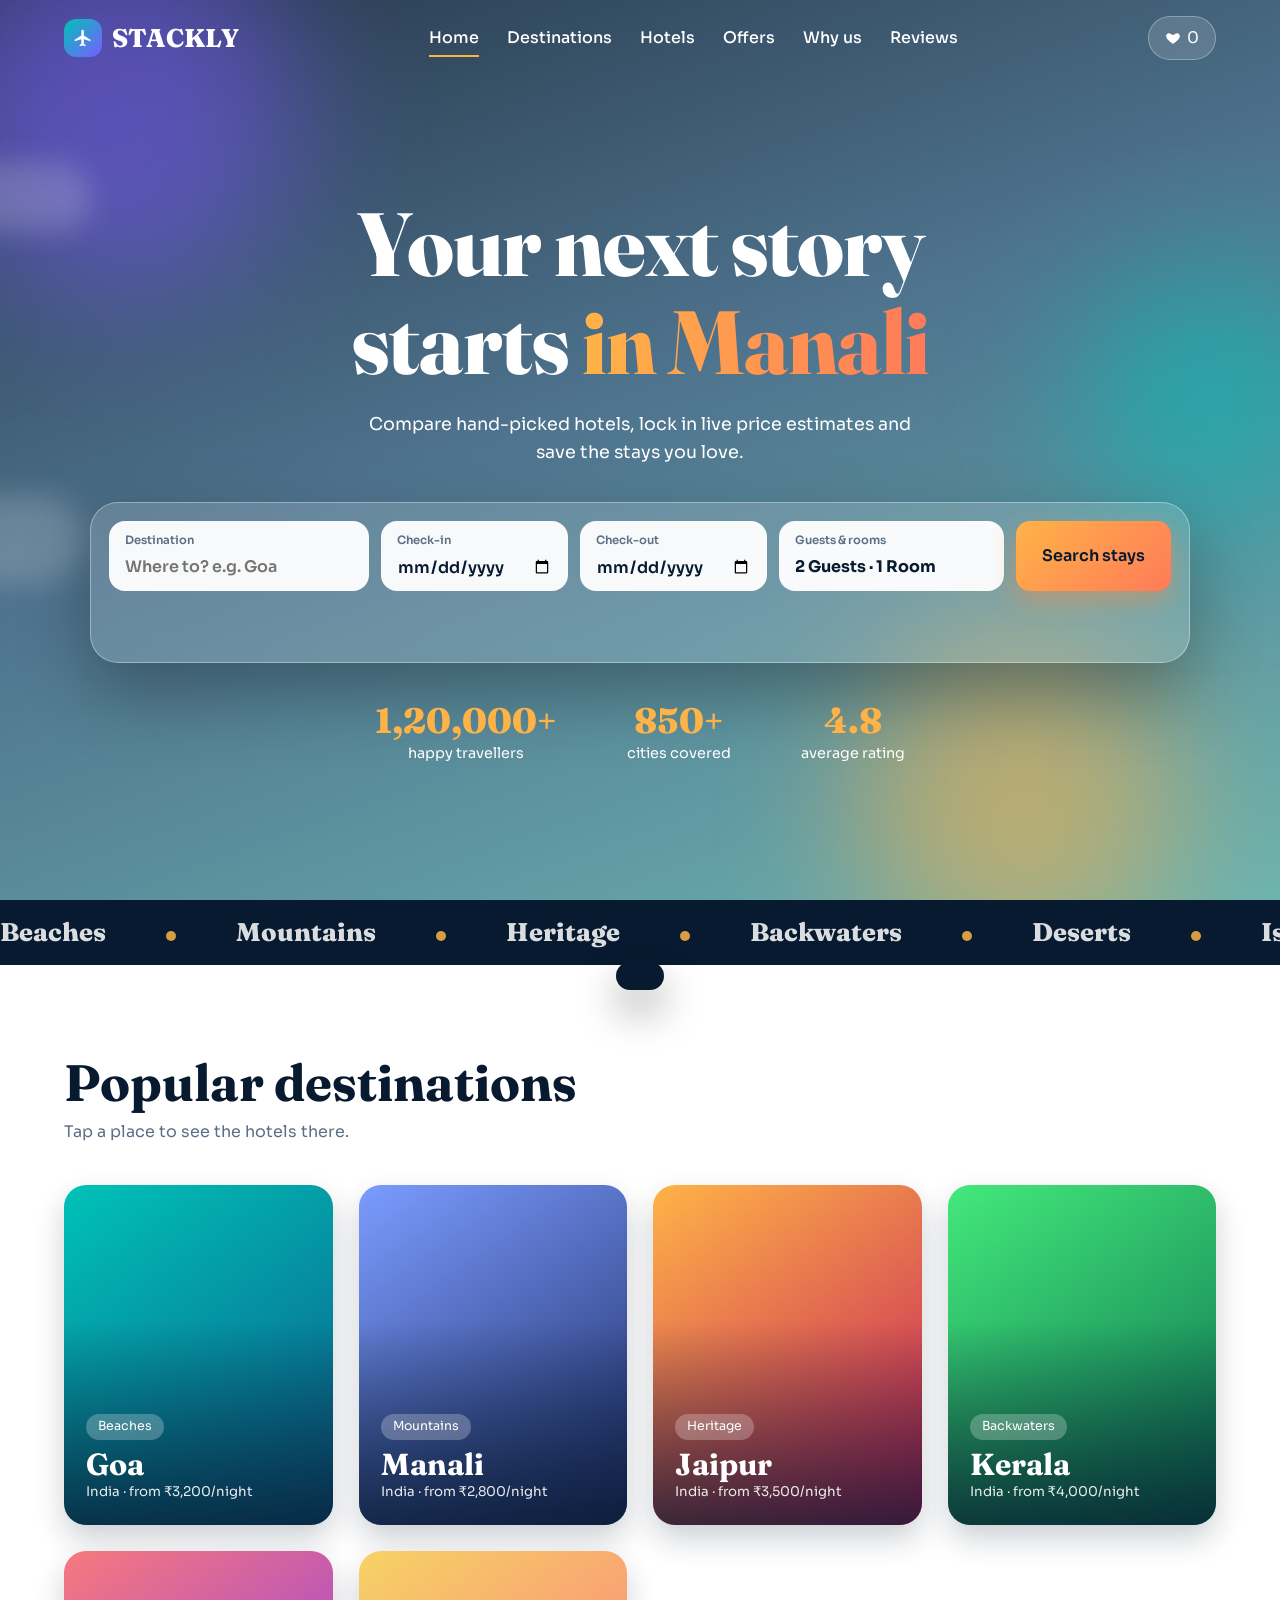
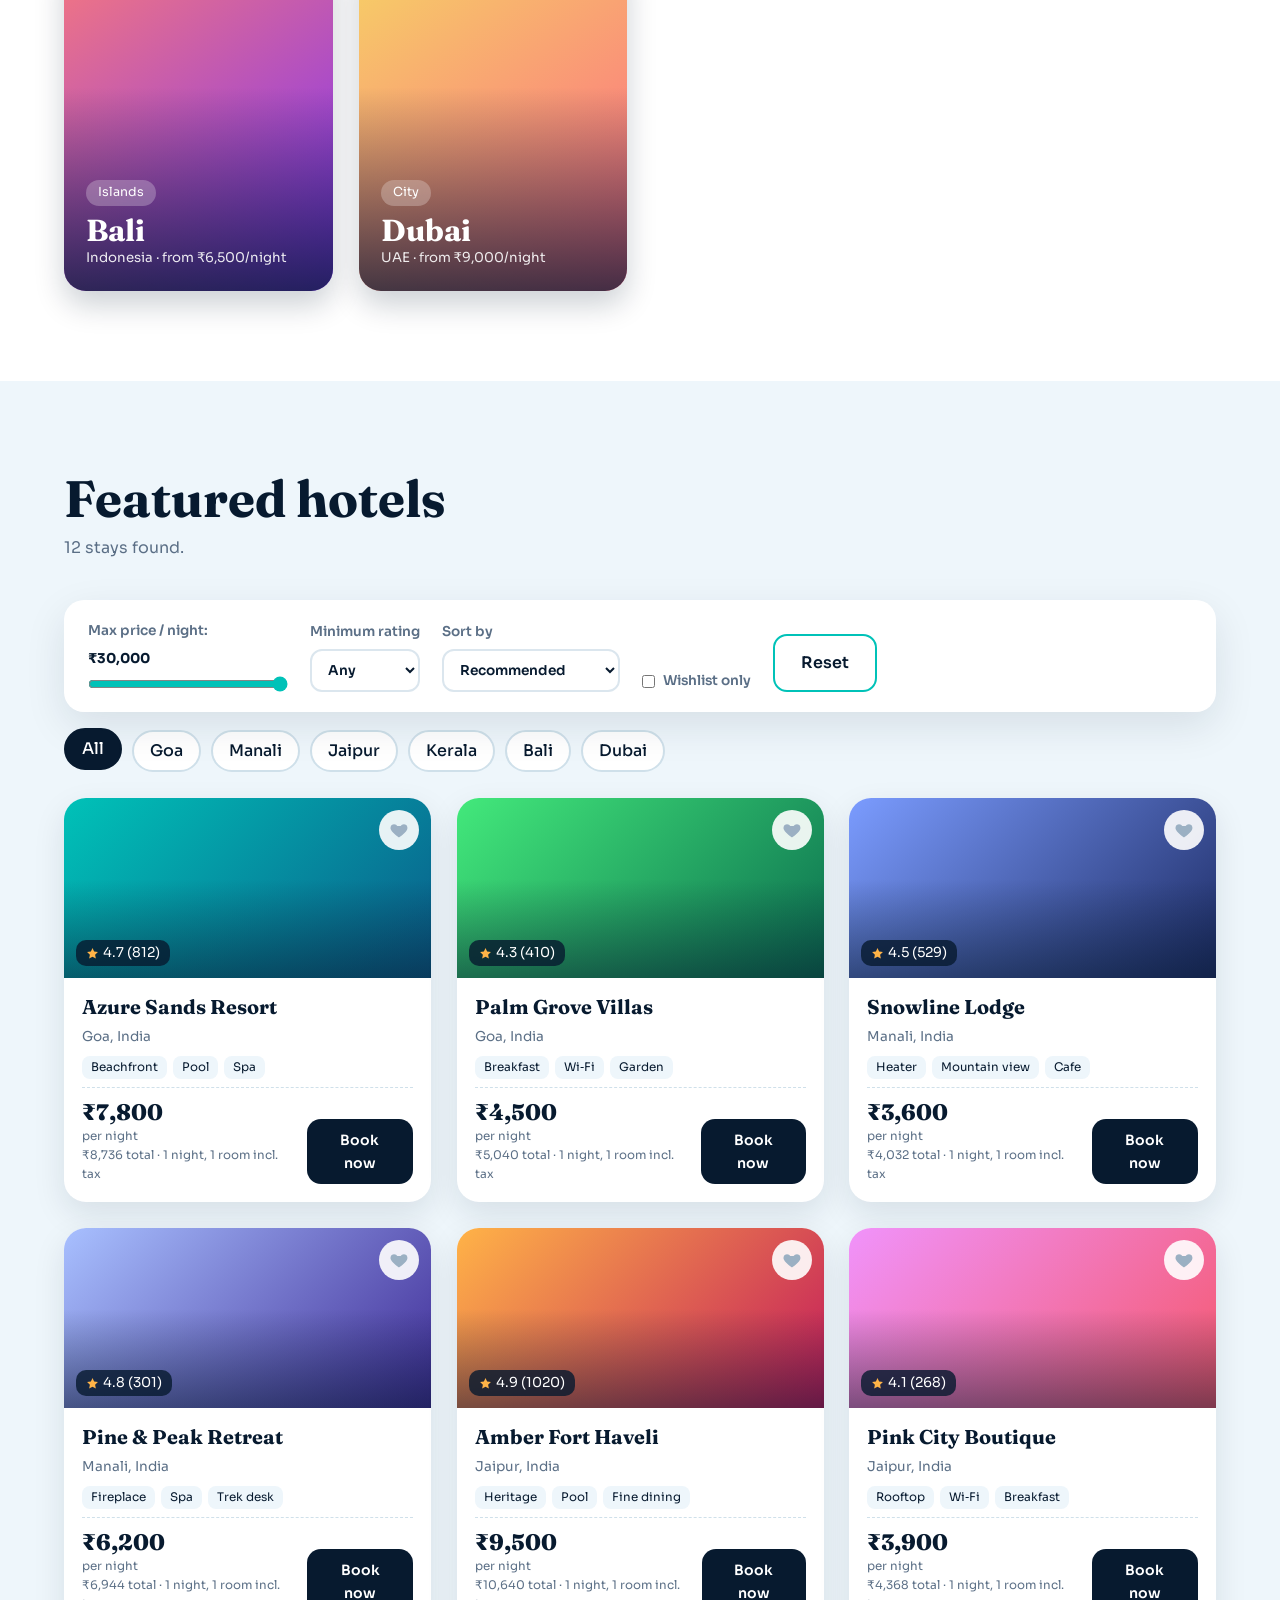
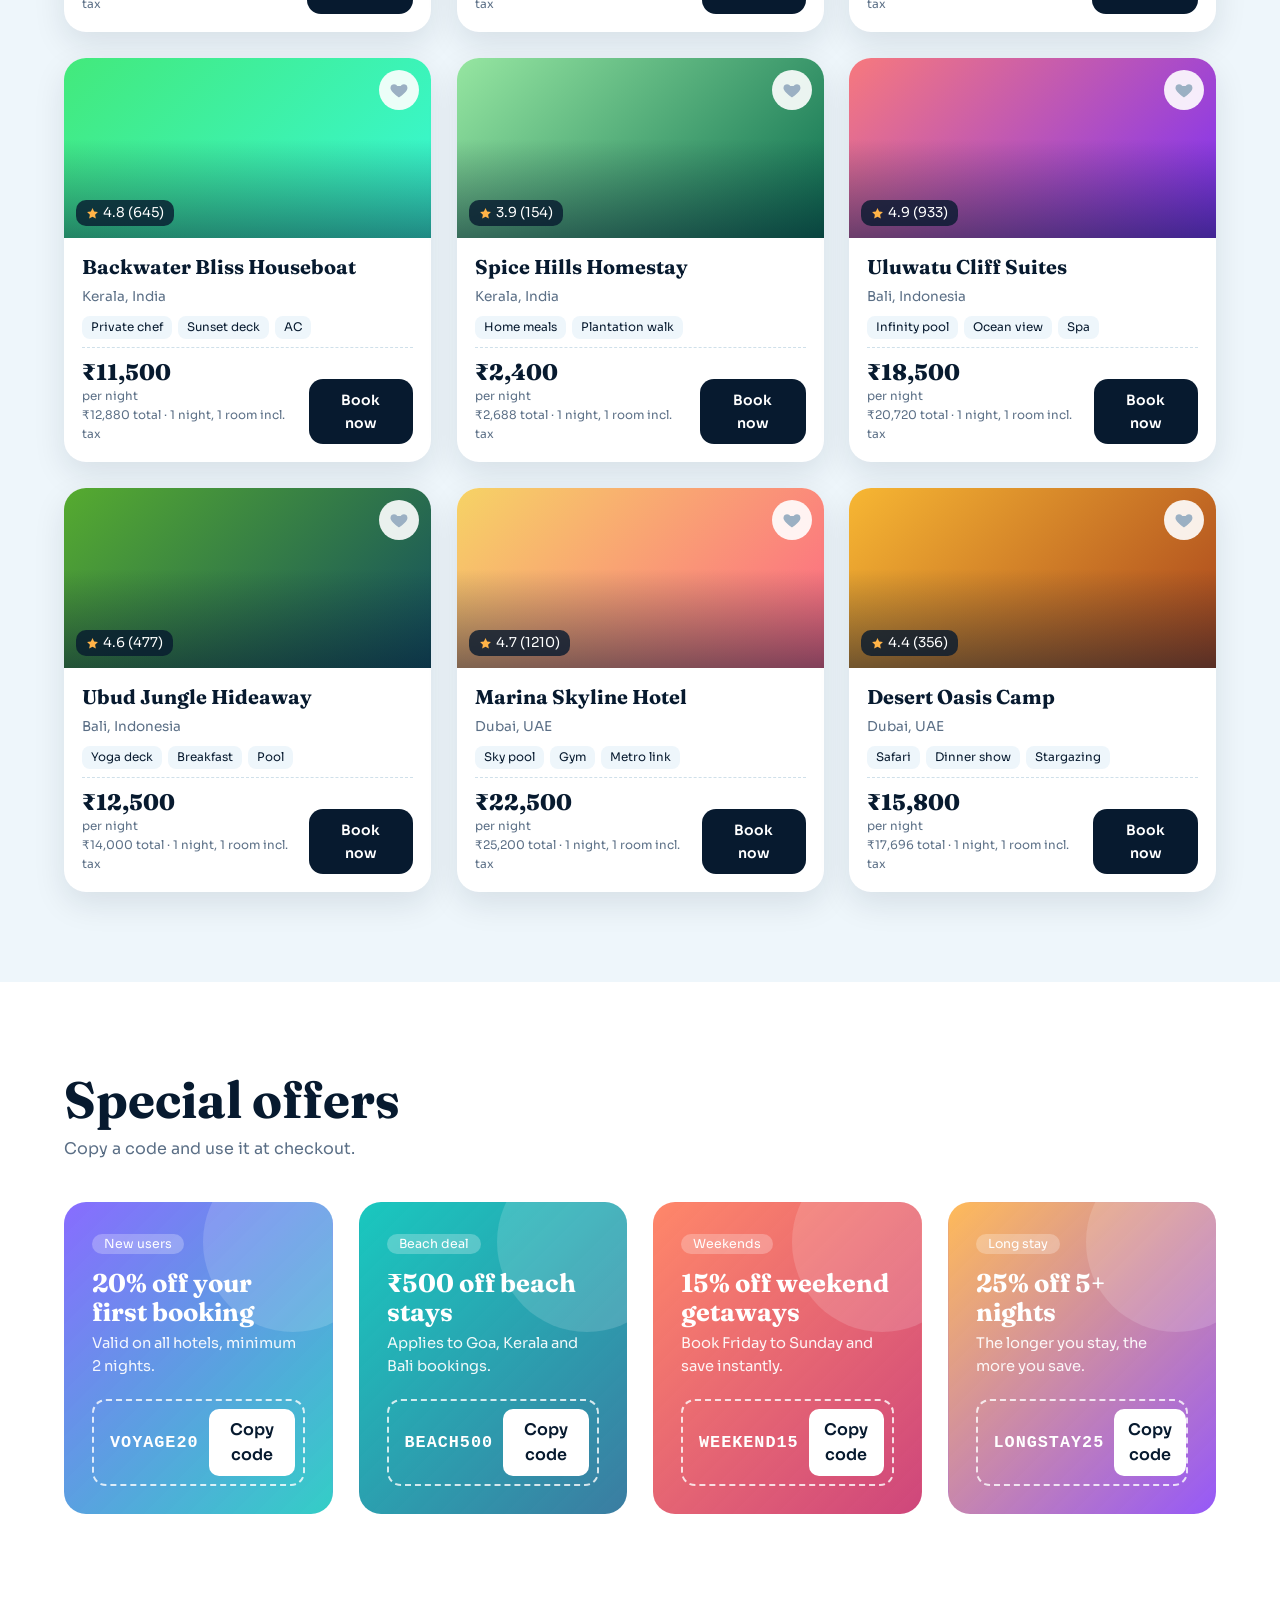
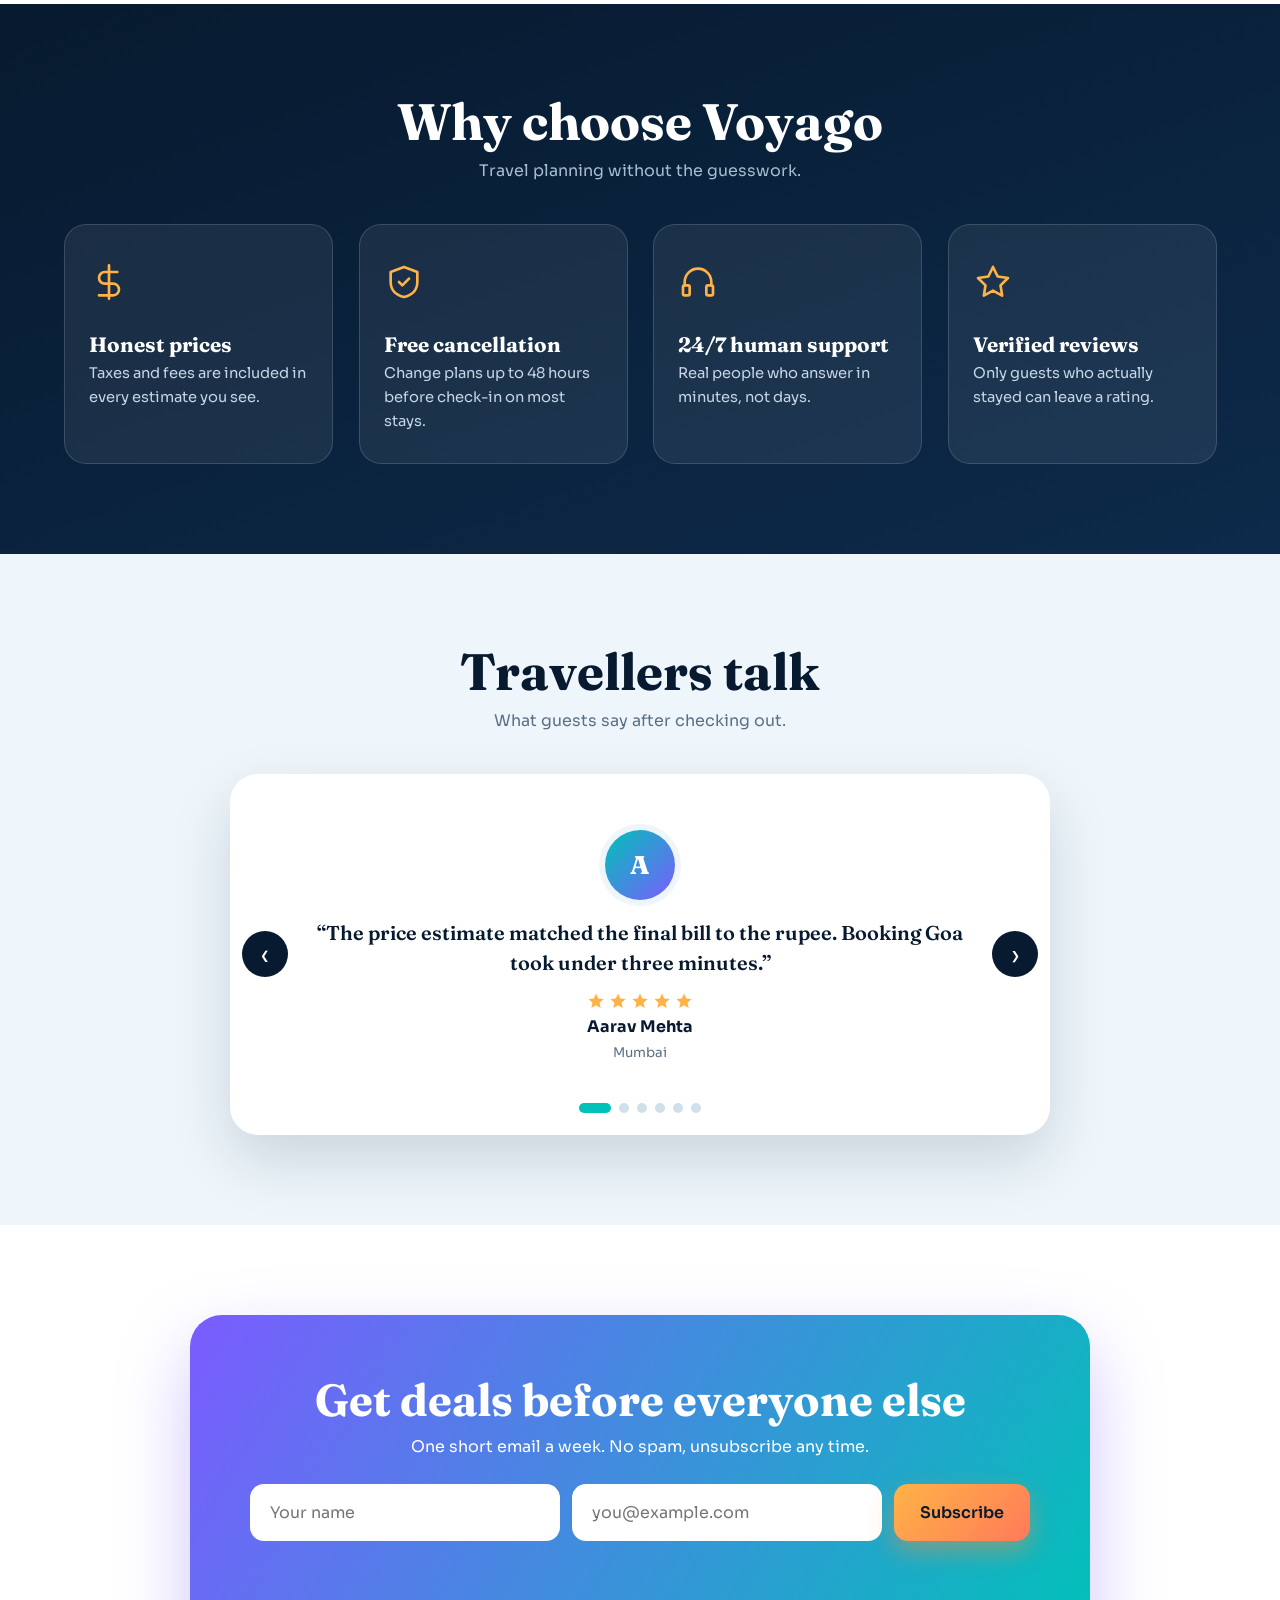
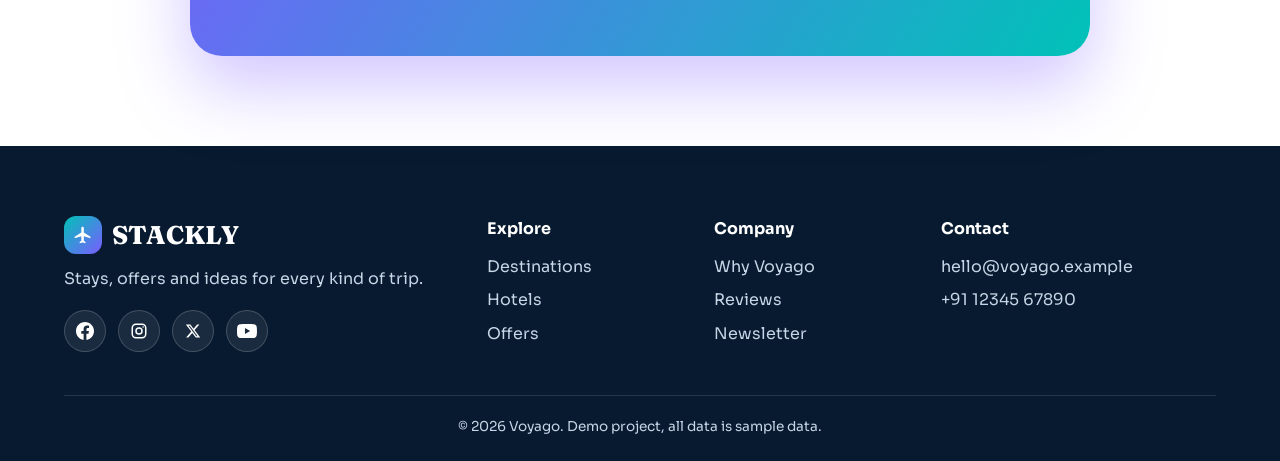
<file: index.html>
<!DOCTYPE html>
<html lang="en">
<head>
<meta charset="UTF-8">
<meta name="viewport" content="width=device-width, initial-scale=1">
<title>STACKLY – Book Hotels & Dream Destinations</title>
<meta name="description" content="Search destinations, compare hotels and book your next trip with Voyago.">
<link rel="preconnect" href="https://fonts.googleapis.com">
<link rel="preconnect" href="https://fonts.gstatic.com" crossorigin>
<link href="https://fonts.googleapis.com/css2?family=Fraunces:opsz,wght@9..144,600;9..144,800&family=Sora:wght@400;500;600&display=swap" rel="stylesheet">
<link rel="stylesheet" href="https://unpkg.com/aos@2.3.4/dist/aos.css">
<link rel="stylesheet" href="css/style.css">
</head>
<body>
<div class="progress" id="progress"></div>

<header class="header" id="header">
  <a href="#home" class="logo"><span class="logo-mark"><svg viewBox="0 0 24 24" width="20" height="20" fill="currentColor"><path d="M21 16v-2l-8-5V3.5a1.5 1.5 0 0 0-3 0V9l-8 5v2l8-2.5V19l-2 1.5V22l3.5-1 3.5 1v-1.5L13 19v-5.5z"/></svg></span>STACKLY</a>
  <nav class="nav" id="nav" aria-label="Main">
    <a href="#home">Home</a><a href="#destinations">Destinations</a><a href="#hotels">Hotels</a>
    <a href="#offers">Offers</a><a href="#why">Why us</a><a href="#reviews">Reviews</a>
  </nav>
  <div class="head-actions">
    <button class="wish-btn" id="wishNav" aria-label="Show wishlist"><svg viewBox="0 0 24 24" width="16" height="16" fill="currentColor"><path d="M12 21s-7.5-4.6-9.6-9.2C.9 8.6 2.6 5 6 5c2 0 3.4 1.1 4 2.3h4C14.600 6.100 16 5 18 5c3.400 0 5.100 3.600 3.600 6.800C19.500 16.400 12 21 12 21z"/></svg> <span id="wishCount">0</span></button>
    <button class="burger" id="burger" aria-label="Toggle menu" aria-expanded="false"><i></i><i></i><i></i></button>
  </div>
</header>

<main>
<section class="hero" id="home">
  <div class="orb o1"></div><div class="orb o2"></div><div class="orb o3"></div>
  <span class="cloud c1"></span><span class="cloud c2"></span><span class="plane"><svg viewBox="0 0 24 24" width="34" height="34" fill="currentColor"><path d="M21 16v-2l-8-5V3.5a1.5 1.5 0 0 0-3 0V9l-8 5v2l8-2.5V19l-2 1.5V22l3.5-1 3.5 1v-1.5L13 19v-5.5z"/></svg></span>
  <div class="hero-text">
    <h1 data-aos="fade-up">Your next story <br>starts <span class="swap" id="swap">in Goa</span></h1>
    <p data-aos="fade-up" data-aos-delay="150">Compare hand-picked hotels, lock in live price estimates and save the stays you love.</p>
  </div>
  <form class="search glass" id="searchForm" novalidate data-aos="zoom-in-up" data-aos-delay="250">
    <label class="field f-dest"><span>Destination</span>
      <input id="destInput" list="destList" placeholder="Where to? e.g. Goa" autocomplete="off">
      <datalist id="destList"></datalist></label>
    <label class="field"><span>Check-in</span><input type="date" id="checkIn"></label>
    <label class="field"><span>Check-out</span><input type="date" id="checkOut"></label>
    <div class="field guests"><span>Guests & rooms</span>
      <button type="button" class="gbtn" id="guestToggle" aria-expanded="false"><b id="guestLabel">2 Guests · 1 Room</b></button>
      <div class="gpanel" id="guestPanel">
        <div class="grow">Adults<div class="step"><button type="button" data-k="guests" data-d="-1">−</button><output id="vGuests">2</output><button type="button" data-k="guests" data-d="1">+</button></div></div>
        <div class="grow">Rooms<div class="step"><button type="button" data-k="rooms" data-d="-1">−</button><output id="vRooms">1</output><button type="button" data-k="rooms" data-d="1">+</button></div></div>
      </div>
    </div>
    <button class="btn btn-sun" type="submit">Search stays</button>
    <p class="form-msg" id="searchMsg" role="alert"></p>
  </form>
  <div class="stats" data-aos="fade-up" data-aos-delay="400">
    <div><b data-count="120000">0</b>happy travellers</div><div><b data-count="850">0</b>cities covered</div><div><b data-count="4.8" data-dec="1">0</b>average rating</div>
  </div>
</section>

<div class="marquee" aria-hidden="true"><div class="track"><span>Beaches</span><span>Mountains</span><span>Heritage</span><span>Backwaters</span><span>Deserts</span><span>Islands</span><span>Beaches</span><span>Mountains</span><span>Heritage</span><span>Backwaters</span><span>Deserts</span><span>Islands</span></div></div>

<section class="section" id="destinations">
  <div class="head" data-aos="fade-right"><h2>Popular destinations</h2><p>Tap a place to see the hotels there.</p></div>
  <div class="grid dest-grid" id="destGrid"></div>
</section>

<section class="section alt" id="hotels">
  <div class="head" data-aos="fade-right"><h2>Featured hotels</h2><p id="resultInfo">Hand-picked stays with free cancellation.</p></div>
  <div class="filters glass-d" data-aos="fade-up">
    <label>Max price / night: <b id="priceVal">₹30,000</b>
      <input type="range" id="priceRange" min="2000" max="30000" step="500" value="30000"></label>
    <label>Minimum rating
      <select id="ratingSel"><option value="0">Any</option><option value="3.5">3.5+</option><option value="4">4.0+</option><option value="4.5">4.5+</option><option value="4.8">4.8+</option></select></label>
    <label>Sort by
      <select id="sortSel"><option value="rec">Recommended</option><option value="pl">Price: low to high</option><option value="ph">Price: high to low</option><option value="rt">Rating: high to low</option><option value="nm">Name: A–Z</option></select></label>
    <label class="chk"><input type="checkbox" id="wishOnly"> Wishlist only</label>
    <button class="btn btn-ghost" id="resetBtn" type="button">Reset</button>
  </div>
  <div class="chips" id="chips"></div>
  <div class="grid hotel-grid" id="hotelGrid"></div>
  <div class="empty" id="emptyState" hidden><span><svg viewBox="0 0 24 24" width="64" height="64" fill="none" stroke="currentColor" stroke-width="1.5" stroke-linecap="round" stroke-linejoin="round"><rect x="4" y="7" width="16" height="13" rx="2"/><path d="M9 7V5a1 1 0 0 1 1-1h4a1 1 0 0 1 1 1v2M4 13h16"/></svg></span><h3>No stays match yet</h3><p>Raise the price limit, lower the rating or reset the filters.</p></div>
</section>

<section class="section" id="offers">
  <div class="head" data-aos="fade-right"><h2>Special offers</h2><p>Copy a code and use it at checkout.</p></div>
  <div class="grid offer-grid" id="offerGrid"></div>
</section>

<section class="section why" id="why">
  <div class="head center" data-aos="fade-up"><h2>Why choose Voyago</h2><p>Travel planning without the guesswork.</p></div>
  <div class="grid why-grid">
    <article class="why-card" data-aos="flip-left"><i><svg viewBox="0 0 24 24" width="40" height="40" fill="none" stroke="currentColor" stroke-width="1.6" stroke-linecap="round" stroke-linejoin="round"><path d="M12 2v20M17 6H9.500a3.500 3.500 0 0 0 0 7h5a3.500 3.500 0 0 1 0 7H6"/></svg></i><h3>Honest prices</h3><p>Taxes and fees are included in every estimate you see.</p></article>
    <article class="why-card" data-aos="flip-left" data-aos-delay="100"><i><svg viewBox="0 0 24 24" width="40" height="40" fill="none" stroke="currentColor" stroke-width="1.6" stroke-linecap="round" stroke-linejoin="round"><path d="M12 3l8 3v6c0 5-3.500 8-8 9-4.500-1-8-4-8-9V6z"/><path d="M9 12l2 2 4-4"/></svg></i><h3>Free cancellation</h3><p>Change plans up to 48 hours before check-in on most stays.</p></article>
    <article class="why-card" data-aos="flip-left" data-aos-delay="200"><i><svg viewBox="0 0 24 24" width="40" height="40" fill="none" stroke="currentColor" stroke-width="1.6" stroke-linecap="round" stroke-linejoin="round"><path d="M4 14v-2a8 8 0 0 1 16 0v2"/><rect x="3" y="14" width="4" height="6" rx="1"/><rect x="17" y="14" width="4" height="6" rx="1"/></svg></i><h3>24/7 human support</h3><p>Real people who answer in minutes, not days.</p></article>
    <article class="why-card" data-aos="flip-left" data-aos-delay="300"><i><svg viewBox="0 0 24 24" width="40" height="40" fill="none" stroke="currentColor" stroke-width="1.6" stroke-linecap="round" stroke-linejoin="round"><path d="M12 3l2.800 5.700 6.200.9-4.500 4.400 1 6.200L12 17.200 6.500 20.200l1-6.200L3 9.600l6.200-.9z"/></svg></i><h3>Verified reviews</h3><p>Only guests who actually stayed can leave a rating.</p></article>
  </div>
</section>

<section class="section alt" id="reviews">
  <div class="head center" data-aos="fade-up"><h2>Travellers talk</h2><p>What guests say after checking out.</p></div>
  <div class="slider" id="slider" data-aos="zoom-in">
    <div class="slides" id="slides"></div>
    <button class="arrow prev" id="prev" aria-label="Previous review">‹</button>
    <button class="arrow next" id="next" aria-label="Next review">›</button>
    <div class="dots" id="dots"></div>
  </div>
</section>

<section class="section news" id="newsletter">
  <div class="news-box" data-aos="zoom-in">
    <h2>Get deals before everyone else</h2>
    <p>One short email a week. No spam, unsubscribe any time.</p>
    <form id="newsForm" novalidate>
      <input type="text" id="newsName" placeholder="Your name" aria-label="Your name">
      <input type="email" id="newsEmail" placeholder="you@example.com" aria-label="Email address">
      <button class="btn btn-sun" type="submit">Subscribe</button>
    </form>
    <p class="form-msg" id="newsMsg" role="alert"></p>
  </div>
</section>
</main>

<footer class="footer">
  <div class="foot-grid">
    <div><a href="#home" class="logo"><span class="logo-mark"><svg viewBox="0 0 24 24" width="20" height="20" fill="currentColor"><path d="M21 16v-2l-8-5V3.5a1.5 1.5 0 0 0-3 0V9l-8 5v2l8-2.5V19l-2 1.5V22l3.5-1 3.5 1v-1.5L13 19v-5.5z"/></svg></span>STACKLY</a><p>Stays, offers and ideas for every kind of trip.</p>
      <div class="social"><a href="./html/404.html" aria-label="Facebook"  rel="noopener"><svg viewBox="0 0 24 24" width="18" height="18" fill="currentColor"><path d="M24 12.07C24 5.4 18.63 0 12 0S0 5.4 0 12.07C0 18.1 4.39 23.1 10.13 24v-8.44H7.08v-3.49h3.05V9.41c0-3.02 1.8-4.7 4.54-4.7 1.31 0 2.68.24 2.68.24v2.97h-1.5c-1.5 0-1.96.93-1.96 1.89v2.26h3.32l-.53 3.5h-2.8V24C19.61 23.1 24 18.1 24 12.07z"/></svg></a>
        <a href="./html/404.html" aria-label="Instagram" rel="noopener"><svg viewBox="0 0 24 24" width="18" height="18" fill="none" stroke="currentColor" stroke-width="2" stroke-linecap="round" stroke-linejoin="round"><rect x="3" y="3" width="18" height="18" rx="5"/><circle cx="12" cy="12" r="4"/><circle cx="17.5" cy="6.5" r="1" fill="currentColor" stroke="none"/></svg></a>
        <a href="./html/404.html" aria-label="X" rel="noopener"><svg viewBox="0 0 24 24" width="16" height="16" fill="currentColor"><path d="M18.244 2.25h3.308l-7.227 8.26 8.502 11.24H16.17l-5.214-6.817L4.99 21.75H1.68l7.73-8.835L1.254 2.25H8.08l4.713 6.231zm-1.161 17.52h1.833L7.084 4.126H5.117z"/></svg></a>
        <a href="./html/404.html" aria-label="YouTube" rel="noopener"><svg viewBox="0 0 24 24" width="20" height="20" fill="currentColor"><path d="M23.5 6.19a3.02 3.02 0 0 0-2.12-2.14C19.5 3.55 12 3.55 12 3.55s-7.5 0-9.38.5A3.02 3.02 0 0 0 .5 6.19C0 8.07 0 12 0 12s0 3.93.5 5.81a3.02 3.02 0 0 0 2.12 2.14c1.88.5 9.38.5 9.38.5s7.5 0 9.38-.5a3.02 3.02 0 0 0 2.12-2.14C24 15.93 24 12 24 12s0-3.93-.5-5.81zM9.55 15.57V8.43L15.82 12z"/></svg></a></div></div>
    <div><h4>Explore</h4><a href="#destinations">Destinations</a><a href="#hotels">Hotels</a><a href="#offers">Offers</a></div>
    <div><h4>Company</h4><a href="#why">Why Voyago</a><a href="#reviews">Reviews</a><a href="#newsletter">Newsletter</a></div>
    <div><h4>Contact</h4><a href="./html/404.html">hello@voyago.example</a><a href="./html/404.html">+91 12345 67890</a></div>
  </div>
  <p class="copy">© <span id="year"></span> Voyago. Demo project, all data is sample data.</p>
</footer>

<div class="toast" id="toast" role="status" aria-live="polite"></div>
<button class="totop" id="toTop" aria-label="Back to top"><svg viewBox="0 0 24 24" width="22" height="22" fill="none" stroke="currentColor" stroke-width="2.4" stroke-linecap="round" stroke-linejoin="round"><path d="M12 19V5M5 12l7-7 7 7"/></svg></button>

<script src="https://unpkg.com/aos@2.3.4/dist/aos.js"></script>
<script src="js/data.js"></script>
<script src="js/app.js"></script>
</body>
</html>
</file>
<file: css/style.css>
:root{--ink:#071a2f;--ink2:#0d2a4a;--lagoon:#00c2b8;--sun:#ffb347;--orchid:#7b5cff;--mist:#eef6fb;--white:#fff;--muted:#5b6f86;--r:22px;--ease:cubic-bezier(.2,.8,.2,1)}
*,*::before,*::after{box-sizing:border-box;margin:0;padding:0}
html{scroll-behavior:smooth;scroll-padding-top:80px}
body{font-family:'Sora',system-ui,sans-serif;color:var(--ink);background:var(--white);line-height:1.6;overflow-x:hidden}
h1,h2,h3{font-family:'Fraunces',Georgia,serif;line-height:1.1}
a{color:inherit;text-decoration:none}button,input,select{font:inherit;color:inherit}
:focus-visible{outline:3px solid var(--sun);outline-offset:2px}
.progress{position:fixed;top:0;left:0;height:4px;width:0;background:linear-gradient(90deg,var(--lagoon),var(--sun),var(--orchid));z-index:200}

/* Header */
.header{position:fixed;inset:0 0 auto 0;z-index:100;display:flex;align-items:center;justify-content:space-between;padding:16px 5vw;transition:.4s var(--ease);color:#fff}
.header.scrolled{background:rgba(7,26,47,.85);backdrop-filter:blur(14px);padding:10px 5vw;box-shadow:0 10px 30px rgba(0,0,0,.25)}
.logo{display:flex;align-items:center;gap:10px;font:800 1.6rem 'Fraunces',serif}
.logo-mark{display:grid;place-items:center;width:38px;height:38px;border-radius:12px;background:linear-gradient(135deg,var(--lagoon),var(--orchid));animation:wobble 4s ease-in-out infinite}
@keyframes wobble{50%{transform:rotate(-12deg) translateY(-3px)}}
.nav{display:flex;gap:28px}
.nav a{position:relative;font-weight:500;padding:4px 0}
.nav a::after{content:"";position:absolute;left:0;bottom:-2px;height:2px;width:0;background:var(--sun);transition:width .35s var(--ease)}
.nav a:hover::after,.nav a.active::after{width:100%}
.head-actions{display:flex;gap:12px;align-items:center}
.wish-btn{background:rgba(255,255,255,.14);border:1px solid rgba(255,255,255,.3);border-radius:99px;padding:8px 16px;cursor:pointer;transition:.3s}
.wish-btn:hover{background:var(--sun);color:var(--ink)}
.wish-btn.bump{animation:bump .5s}
@keyframes bump{40%{transform:scale(1.3)}}
.burger{display:none;background:none;border:0;cursor:pointer;width:36px;height:30px;position:relative}
.burger i{position:absolute;left:4px;right:4px;height:3px;border-radius:3px;background:#fff;transition:.35s var(--ease)}
.burger i:nth-child(1){top:6px}.burger i:nth-child(2){top:14px}.burger i:nth-child(3){top:22px}
.burger[aria-expanded=true] i:nth-child(1){top:14px;transform:rotate(45deg)}
.burger[aria-expanded=true] i:nth-child(2){opacity:0}
.burger[aria-expanded=true] i:nth-child(3){top:14px;transform:rotate(-45deg)}

/* Buttons */
.btn{border:0;border-radius:14px;padding:14px 26px;font-weight:600;cursor:pointer;position:relative;overflow:hidden;transition:transform .3s var(--ease),box-shadow .3s}
.btn::before{content:"";position:absolute;top:0;left:-120%;width:60%;height:100%;background:linear-gradient(100deg,transparent,rgba(255,255,255,.6),transparent);transform:skewX(-20deg)}
.btn:hover::before{animation:shine .8s}
@keyframes shine{to{left:160%}}
.btn:hover{transform:translateY(-3px) scale(1.03)}
.btn-sun{background:linear-gradient(135deg,var(--sun),#ff7a59);color:var(--ink);box-shadow:0 10px 25px rgba(255,140,60,.45)}
.btn-ghost{background:transparent;border:2px solid var(--lagoon);color:var(--ink)}
.btn-ghost:hover{background:var(--lagoon);color:#fff}

/* Hero */
.hero{position:relative;min-height:100vh;display:flex;flex-direction:column;justify-content:center;align-items:center;gap:36px;padding:130px 5vw 70px;color:#fff;overflow:hidden;background:linear-gradient(160deg,#071a2f 0%,#0a3d62 45%,#12857f 100%);background-size:200% 200%;animation:bgmove 14s ease infinite}
@keyframes bgmove{50%{background-position:100% 100%}}
.orb{position:absolute;border-radius:50%;filter:blur(70px);opacity:.55;animation:float 12s ease-in-out infinite}
.o1{width:380px;height:380px;background:var(--orchid);top:-80px;left:-80px}
.o2{width:320px;height:320px;background:var(--sun);bottom:-60px;right:8%;animation-delay:-4s}
.o3{width:260px;height:260px;background:var(--lagoon);top:30%;right:-60px;animation-delay:-8s}
@keyframes float{50%{transform:translate(40px,-50px) scale(1.15)}}
.cloud{position:absolute;width:220px;height:70px;border-radius:99px;background:rgba(255,255,255,.18);filter:blur(14px);animation:drift 40s linear infinite}
.c1{top:18%;left:-10%}.c2{top:55%;left:-20%;width:340px;height:90px;animation-duration:60s;animation-delay:-20s}
@keyframes drift{to{transform:translateX(130vw)}}
.plane{position:absolute;font-size:2rem;top:22%;left:-5%;animation:fly 16s linear infinite;filter:drop-shadow(0 6px 8px rgba(0,0,0,.3))}
@keyframes fly{0%{transform:translate(0,0) rotate(-8deg)}50%{transform:translate(55vw,-60px) rotate(0)}100%{transform:translate(115vw,40px) rotate(8deg)}}
.hero-text{position:relative;text-align:center;max-width:900px}
.hero h1{font-size:clamp(2.6rem,7vw,5.6rem);font-weight:800;letter-spacing:-1px}
.swap{display:inline-block;background:linear-gradient(90deg,var(--sun),#ff7a59,var(--lagoon),var(--sun));background-size:300% 100%;-webkit-background-clip:text;background-clip:text;color:transparent;animation:grad 5s linear infinite}
.swap.out{animation:grad 5s linear infinite,outIn .6s}
@keyframes grad{to{background-position:300% 0}}
@keyframes outIn{0%{opacity:0;transform:translateY(24px) rotateX(70deg)}100%{opacity:1}}
.hero p{margin-top:18px;font-size:1.1rem;opacity:.9;max-width:560px;margin-inline:auto}
.glass{background:rgba(255,255,255,.14);border:1px solid rgba(255,255,255,.35);backdrop-filter:blur(18px);box-shadow:0 30px 70px rgba(0,0,0,.3)}
.search{position:relative;width:min(1100px,100%);display:grid;grid-template-columns:1.5fr 1fr 1fr 1.3fr auto;gap:12px;padding:18px;border-radius:28px}
.field{display:flex;flex-direction:column;gap:4px;background:rgba(255,255,255,.95);color:var(--ink);padding:10px 16px;border-radius:16px;position:relative;transition:.3s}
.field:focus-within{box-shadow:0 0 0 3px var(--sun);transform:translateY(-2px)}
.field>span{font-size:.72rem;color:var(--muted);font-weight:600}
.field input{border:0;outline:0;background:transparent;font-weight:600;min-width:0;width:100%}
.gbtn{background:none;border:0;text-align:left;cursor:pointer}
.gpanel{position:absolute;top:calc(100% + 10px);left:0;right:0;min-width:240px;background:#fff;border-radius:16px;padding:14px;box-shadow:0 25px 50px rgba(0,0,0,.3);opacity:0;visibility:hidden;transform:translateY(12px) scale(.96);transition:.3s var(--ease);z-index:20}
.gpanel.open{opacity:1;visibility:visible;transform:none}
.grow{display:flex;justify-content:space-between;align-items:center;padding:8px 0;font-weight:600}
.step{display:flex;align-items:center;gap:12px}
.step button{width:32px;height:32px;border-radius:50%;border:2px solid var(--lagoon);background:#fff;cursor:pointer;font-weight:700;transition:.25s}
.step button:hover{background:var(--lagoon);color:#fff;transform:rotate(90deg)}
.form-msg{grid-column:1/-1;font-size:.9rem;min-height:1.3em;font-weight:500}
.form-msg.err{color:#ffd1c4}.form-msg.ok{color:#b8ffe9}
.stats{position:relative;display:flex;gap:clamp(20px,6vw,70px);flex-wrap:wrap;justify-content:center;text-align:center;font-size:.9rem;opacity:.95}
.stats b{display:block;font:800 2.2rem 'Fraunces',serif;color:var(--sun)}

/* Marquee */
.marquee{background:var(--ink);color:#fff;overflow:hidden;padding:16px 0;white-space:nowrap}
.track{display:inline-flex;gap:60px;animation:marq 28s linear infinite}
.track span{font:800 1.6rem 'Fraunces',serif;opacity:.85}
.track span::after{content:"";display:inline-block;width:10px;height:10px;border-radius:50%;margin-left:60px;background:var(--sun)}
@keyframes marq{to{transform:translateX(-50%)}}

/* Sections */
.section{padding:90px 5vw;position:relative}
.alt{background:var(--mist)}
.head{max-width:1200px;margin:0 auto 40px}
.head h2{font-size:clamp(2rem,4.5vw,3.2rem)}
.head p{color:var(--muted);margin-top:8px}
.head.center{text-align:center}
.grid{display:grid;gap:26px;max-width:1200px;margin:0 auto}
.dest-grid{grid-template-columns:repeat(auto-fill,minmax(260px,1fr))}
.hotel-grid{grid-template-columns:repeat(auto-fill,minmax(270px,1fr))}
.offer-grid{grid-template-columns:repeat(auto-fit,minmax(250px,1fr))}
.why-grid{grid-template-columns:repeat(auto-fit,minmax(230px,1fr))}

/* Destination cards */
.dest{position:relative;height:340px;border-radius:var(--r);overflow:hidden;color:#fff;cursor:pointer;display:flex;flex-direction:column;justify-content:flex-end;padding:22px;border:0;text-align:left;transition:transform .5s var(--ease),box-shadow .5s;box-shadow:0 14px 30px rgba(7,26,47,.2)}

.dest::after{content:"";position:absolute;inset:0;background:linear-gradient(to top,rgba(7,26,47,.75),transparent 60%)}
.dest:hover{transform:translateY(-12px) rotate(-1deg);box-shadow:0 30px 50px rgba(7,26,47,.35)}

.dest>*{position:relative;z-index:1}
.dest .pill{align-self:flex-start;background:rgba(255,255,255,.25);backdrop-filter:blur(6px);padding:3px 12px;border-radius:99px;font-size:.78rem;margin-bottom:8px}
.dest h3{font-size:1.9rem}.dest small{opacity:.9}
.dest.sel{outline:4px solid var(--sun)}

/* Filters */
.filters{max-width:1200px;margin:0 auto 18px;display:flex;flex-wrap:wrap;gap:22px;align-items:end;padding:20px 24px;border-radius:20px;background:#fff;box-shadow:0 14px 40px rgba(7,26,47,.1)}
.filters label{display:flex;flex-direction:column;gap:6px;font-size:.85rem;font-weight:600;color:var(--muted)}
.filters label b{color:var(--ink)}
.filters select{padding:10px 12px;border-radius:12px;border:2px solid #dbe6ee;background:#fff;color:var(--ink)}
.chk{flex-direction:row!important;align-items:center;gap:8px!important}
input[type=range]{accent-color:var(--lagoon);width:200px}
.chips{max-width:1200px;margin:0 auto 26px;display:flex;flex-wrap:wrap;gap:10px}
.chip{border:2px solid #cfe0ea;background:#fff;padding:6px 16px;border-radius:99px;cursor:pointer;font-weight:500;transition:.3s}
.chip:hover,.chip.on{background:var(--ink);color:#fff;border-color:var(--ink);transform:translateY(-2px)}

/* Hotel cards */
.hotel{background:#fff;border-radius:var(--r);overflow:hidden;box-shadow:0 12px 32px rgba(7,26,47,.1);display:flex;flex-direction:column;transition:transform .45s var(--ease),box-shadow .45s;animation:pop .6s var(--ease) both}
@keyframes pop{from{opacity:0;transform:translateY(30px) scale(.94)}}
.hotel:hover{transform:translateY(-10px);box-shadow:0 28px 50px rgba(7,26,47,.2)}
.h-img{height:180px;display:grid;place-items:center;font-size:4.5rem;position:relative;overflow:hidden}
.h-img span{display:block;transition:transform .6s var(--ease);filter:drop-shadow(0 8px 10px rgba(0,0,0,.25))}
.hotel:hover .h-img span{transform:scale(1.3) rotate(-8deg)}
.rate{position:absolute;left:12px;bottom:12px;background:rgba(7,26,47,.8);color:#fff;border-radius:10px;padding:2px 10px;font-size:.85rem}
.heart{position:absolute;top:12px;right:12px;width:40px;height:40px;border-radius:50%;border:0;background:rgba(255,255,255,.9);font-size:1.2rem;cursor:pointer;color:#9bb0c3;transition:.3s}
.heart:hover{transform:scale(1.15)}
.heart.on{color:#ff3d6e;animation:beat .6s}
@keyframes beat{30%{transform:scale(1.4)}60%{transform:scale(.9)}}
.h-body{padding:18px;display:flex;flex-direction:column;gap:8px;flex:1}
.h-body h3{font-size:1.25rem}
.h-body .loc{color:var(--muted);font-size:.85rem}
.tags{display:flex;gap:6px;flex-wrap:wrap}
.tags span{background:var(--mist);border-radius:8px;padding:2px 9px;font-size:.74rem}
.h-foot{margin-top:auto;padding-top:10px;border-top:1px dashed #cfe0ea;display:flex;justify-content:space-between;align-items:end;gap:8px}
.price b{font:800 1.4rem 'Fraunces',serif}
.price small{display:block;color:var(--muted);font-size:.74rem}
.book{padding:10px 16px;font-size:.88rem;background:var(--ink);color:#fff}
.book:hover{background:var(--lagoon)}
.empty{text-align:center;padding:50px 0;color:var(--muted)}.empty span{font-size:4rem;display:block;animation:wobble 3s infinite}

/* Offers */
.offer{border-radius:var(--r);color:#fff;padding:28px;position:relative;overflow:hidden;transition:transform .45s var(--ease)}
.offer::after{content:"";position:absolute;width:180px;height:180px;border-radius:50%;background:rgba(255,255,255,.15);right:-50px;top:-50px;animation:float 8s ease-in-out infinite}
.offer:hover{transform:translateY(-10px) rotate(1deg)}
.offer .tag{background:rgba(255,255,255,.25);border-radius:99px;padding:2px 12px;font-size:.78rem}
.offer h3{margin:14px 0 6px;font-size:1.6rem}
.offer p{opacity:.92;margin-bottom:20px;font-size:.92rem}
.coupon{display:flex;align-items:center;justify-content:space-between;gap:10px;border:2px dashed rgba(255,255,255,.8);border-radius:14px;padding:8px 8px 8px 16px}
.coupon code{font:700 1.05rem monospace;letter-spacing:1px}
.copy-btn{border:0;background:#fff;color:var(--ink);border-radius:10px;padding:8px 14px;cursor:pointer;font-weight:600;transition:.3s}
.copy-btn:hover{transform:scale(1.06)}
.copy-btn.done{background:var(--sun)}

/* Why */
.why{background:linear-gradient(160deg,var(--ink),var(--ink2));color:#fff}
.why .head p{color:#a9bdd1}
.why-card{padding:30px 24px;border-radius:var(--r);background:rgba(255,255,255,.07);border:1px solid rgba(255,255,255,.15);transition:.4s var(--ease);position:relative;overflow:hidden}
.why-card::before{content:"";position:absolute;inset:0;background:linear-gradient(135deg,var(--lagoon),var(--orchid));opacity:0;transition:opacity .4s}
.why-card:hover::before{opacity:.35}.why-card:hover{transform:translateY(-8px)}
.why-card>*{position:relative}
.why-card i{font-style:normal;font-size:2.6rem;display:inline-block;animation:float 6s ease-in-out infinite}
.why-card h3{margin:12px 0 6px;font-size:1.3rem}.why-card p{color:#c6d6e6;font-size:.92rem}

/* Slider */
.slider{position:relative;max-width:820px;margin:0 auto;overflow:hidden;border-radius:28px;background:#fff;box-shadow:0 25px 60px rgba(7,26,47,.15)}
.slides{display:flex;transition:transform .7s var(--ease)}
.slide{min-width:100%;padding:56px clamp(24px,7vw,80px) 70px;text-align:center}
.avatar{width:70px;height:70px;border-radius:50%;margin:0 auto 18px;display:grid;place-items:center;font:800 1.6rem 'Fraunces',serif;color:#fff;background:linear-gradient(135deg,var(--lagoon),var(--orchid));box-shadow:0 0 0 6px var(--mist)}
.slide q{display:block;font:600 1.25rem/1.5 'Fraunces',serif;quotes:"“" "”"}
.stars{color:var(--sun);letter-spacing:3px;margin:14px 0 4px}
.slide small{color:var(--muted)}
.arrow{position:absolute;top:50%;transform:translateY(-50%);width:46px;height:46px;border-radius:50%;border:0;background:var(--ink);color:#fff;font-size:1.6rem;cursor:pointer;transition:.3s}
.arrow:hover{background:var(--lagoon);transform:translateY(-50%) scale(1.12)}
.prev{left:12px}.next{right:12px}
.dots{position:absolute;bottom:22px;left:0;right:0;display:flex;justify-content:center;gap:8px}
.dots button{width:10px;height:10px;border-radius:10px;border:0;background:#cfe0ea;cursor:pointer;transition:.4s var(--ease)}
.dots button.on{width:32px;background:var(--lagoon)}

/* Newsletter */
.news-box{max-width:900px;margin:0 auto;text-align:center;color:#fff;padding:60px clamp(20px,5vw,60px);border-radius:32px;background:linear-gradient(120deg,var(--orchid),var(--lagoon),var(--sun),var(--orchid));background-size:300% 300%;animation:bgmove 10s ease infinite;box-shadow:0 30px 70px rgba(123,92,255,.35)}
.news-box h2{font-size:clamp(1.8rem,4vw,2.8rem)}.news-box>p{margin:10px 0 24px}
.news-box form{display:flex;gap:12px;flex-wrap:wrap;justify-content:center}
.news-box input{flex:1 1 200px;padding:14px 18px;border-radius:14px;border:2px solid transparent;color:var(--ink);outline:0}
.news-box input.bad{border-color:#ff3d6e;animation:shake .4s}
@keyframes shake{25%{transform:translateX(-8px)}75%{transform:translateX(8px)}}
.news-box .form-msg{margin-top:12px}

/* Footer */
.footer{background:var(--ink);color:#c6d6e6;padding:70px 5vw 24px}
.foot-grid{max-width:1200px;margin:0 auto;display:grid;grid-template-columns:2fr 1fr 1fr 1.4fr;gap:30px}
.footer .logo{color:#fff;margin-bottom:12px}
.footer h4{color:#fff;margin-bottom:12px}
.footer a:not(.logo){display:block;margin-bottom:8px;transition:.3s}
.footer a:not(.logo):hover{color:var(--sun);transform:translateX(6px)}
.copy{text-align:center;margin-top:40px;font-size:.85rem;border-top:1px solid rgba(255,255,255,.12);padding-top:20px}

.toast{position:fixed;left:50%;bottom:30px;transform:translate(-50%,120px);background:var(--ink);color:#fff;padding:14px 24px;border-radius:14px;box-shadow:0 20px 40px rgba(0,0,0,.35);z-index:300;transition:transform .5s var(--ease)}
.toast.show{transform:translate(-50%,0)}
.totop{position:fixed;right:22px;bottom:24px;width:48px;height:48px;border-radius:50%;border:0;background:var(--sun);font-size:1.3rem;cursor:pointer;box-shadow:0 10px 25px rgba(0,0,0,.3);opacity:0;visibility:hidden;transform:translateY(20px);transition:.4s;z-index:150}
.totop.show{opacity:1;visibility:visible;transform:none;animation:float 3s ease-in-out infinite}

/* Responsive */
@media(max-width:1000px){
  .search{grid-template-columns:1fr 1fr}.f-dest{grid-column:1/-1}.search .btn{grid-column:1/-1}
  .foot-grid{grid-template-columns:1fr 1fr}
}
@media(max-width:820px){
  .burger{display:block}
  .nav{position:fixed;top:0;right:0;height:100vh;width:min(300px,80vw);flex-direction:column;justify-content:center;gap:24px;padding:40px;background:var(--ink);font-size:1.3rem;transform:translateX(100%);transition:transform .5s var(--ease);box-shadow:-20px 0 50px rgba(0,0,0,.4)}
  .nav.open{transform:none}.head-actions{z-index:2}
}
@media(max-width:560px){
  .section{padding:64px 5vw}.search{grid-template-columns:1fr}
  .foot-grid{grid-template-columns:1fr}.arrow{display:none}.dest{height:260px}
  input[type=range]{width:100%}.filters{gap:16px}.filters label{width:100%}
}
@media(prefers-reduced-motion:reduce){*,*::before,*::after{animation:none!important;transition-duration:.01ms!important}html{scroll-behavior:auto}}

/* Online photos */
.dest>img.bg{position:absolute;inset:0;width:100%;height:100%;object-fit:cover;z-index:0;transition:transform .8s var(--ease)}
.dest:hover>img.bg{transform:scale(1.12)}

.h-img>img{position:absolute;inset:0;width:100%;height:100%;object-fit:cover;transition:transform .8s var(--ease)}
.hotel:hover .h-img>img{transform:scale(1.12)}
.h-img::after{content:"";position:absolute;inset:0;background:linear-gradient(to top,rgba(7,26,47,.5),transparent 55%);pointer-events:none}
.h-img .rate,.h-img .heart{z-index:2}

/* Photo upgrades */
.hero{background-image:linear-gradient(160deg,rgba(7,26,47,.88),rgba(10,61,98,.72) 45%,rgba(18,133,127,.62)),var(--hero-img);background-size:cover;background-position:center;animation:none}
.logo-mark svg,.wish-btn svg,.heart svg{display:block}
.wish-btn{display:inline-flex;align-items:center;gap:6px}
.plane svg{display:block;transform:rotate(90deg)}
.st{color:var(--sun);vertical-align:-2px}
.rate{display:flex;align-items:center;gap:4px}.rate .st{width:13px;height:13px}
.stars{display:flex;justify-content:center;gap:4px;letter-spacing:0}.stars .st{width:18px;height:18px}
.why-card i{color:var(--sun)}
.offer{background-size:cover;background-position:center}
.h-img{background-size:cover}
.empty span{display:block;color:var(--lagoon)}
.totop svg{display:block;margin:auto}

/* Wishlist heart: centred in its circle */
.heart{display:flex;align-items:center;justify-content:center;padding:0;line-height:0}
.heart svg{width:20px;height:20px;display:block;margin:0}

/* Footer social icons */
.footer .social{display:flex;gap:12px;margin-top:18px}
.footer .social a{display:grid;place-items:center;width:42px;height:42px;margin:0;border-radius:50%;background:rgba(255,255,255,.08);border:1px solid rgba(255,255,255,.18);color:#fff;transition:transform .35s var(--ease),background .35s,color .35s,box-shadow .35s}
.footer .social a:hover{background:linear-gradient(135deg,var(--lagoon),var(--orchid));color:#fff;transform:translateY(-6px) rotate(8deg);box-shadow:0 12px 24px rgba(0,194,184,.35)}
.footer .social svg{display:block}
</file>
